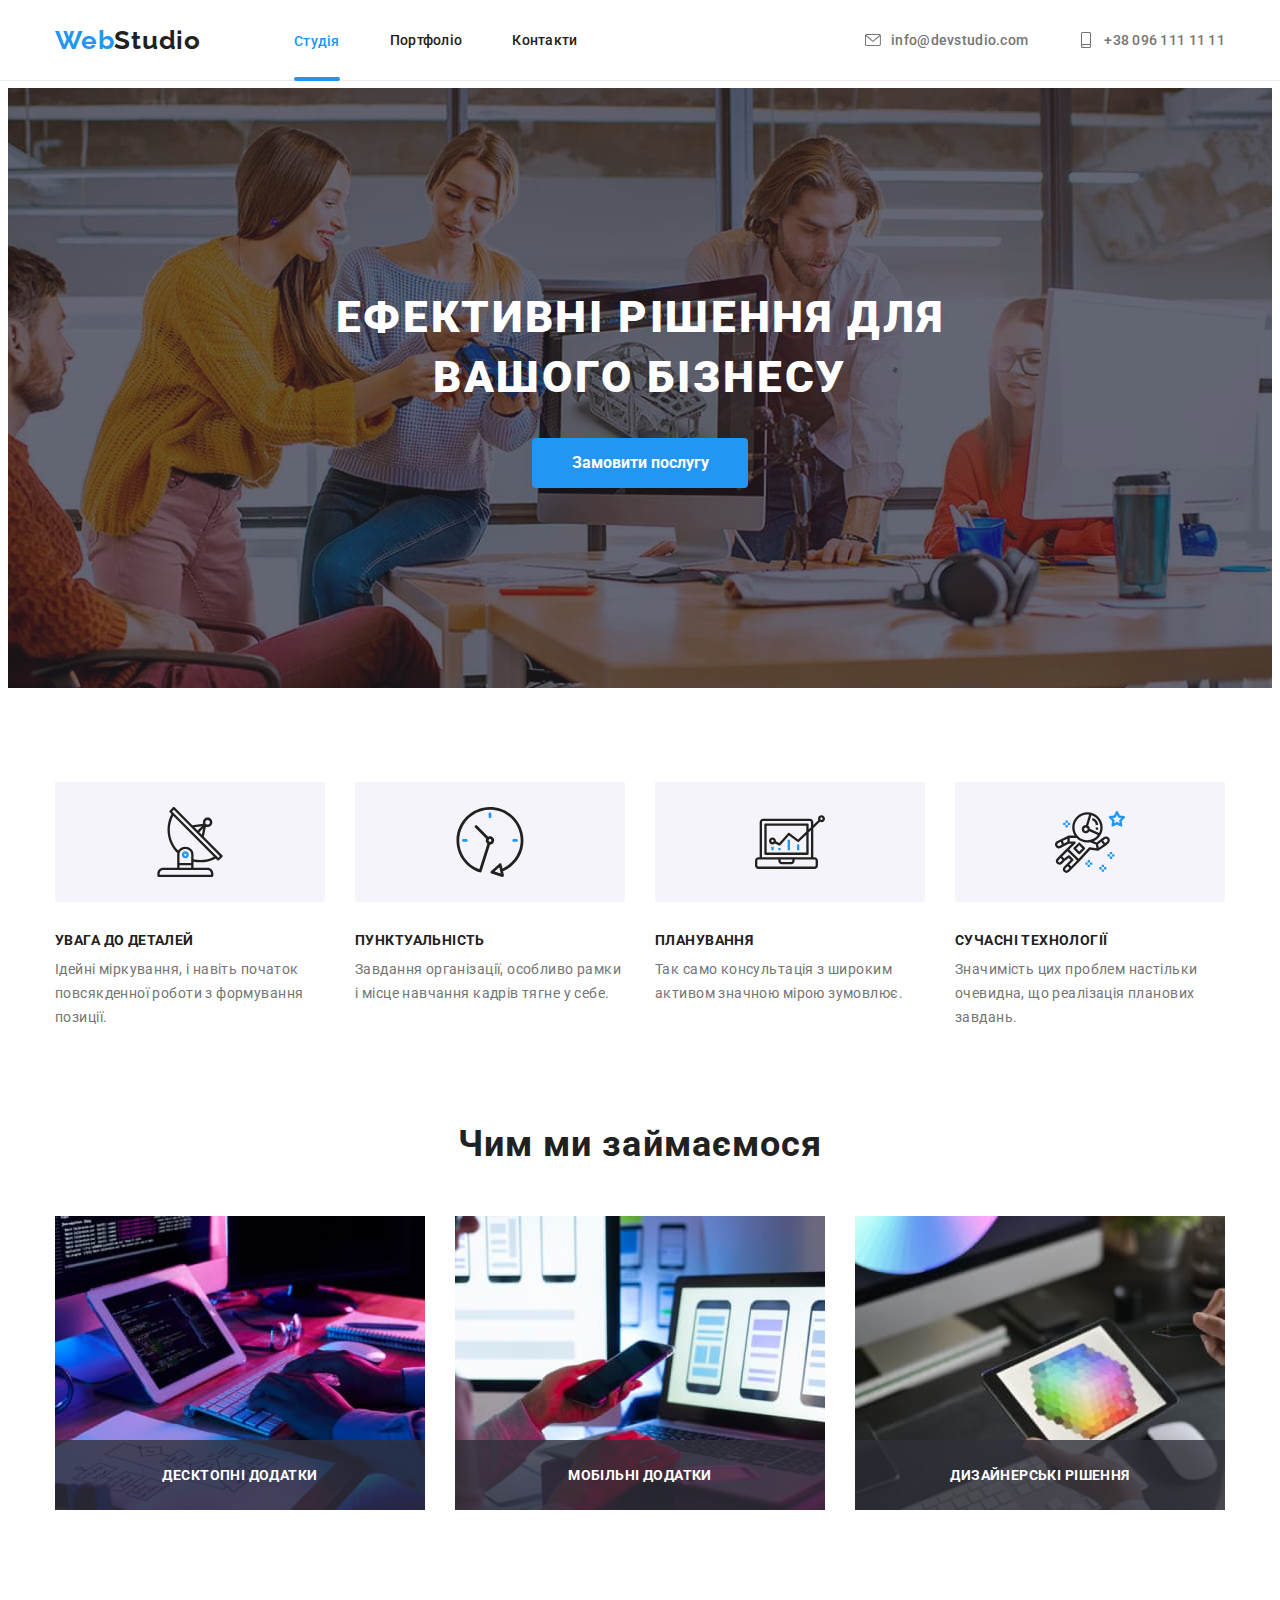
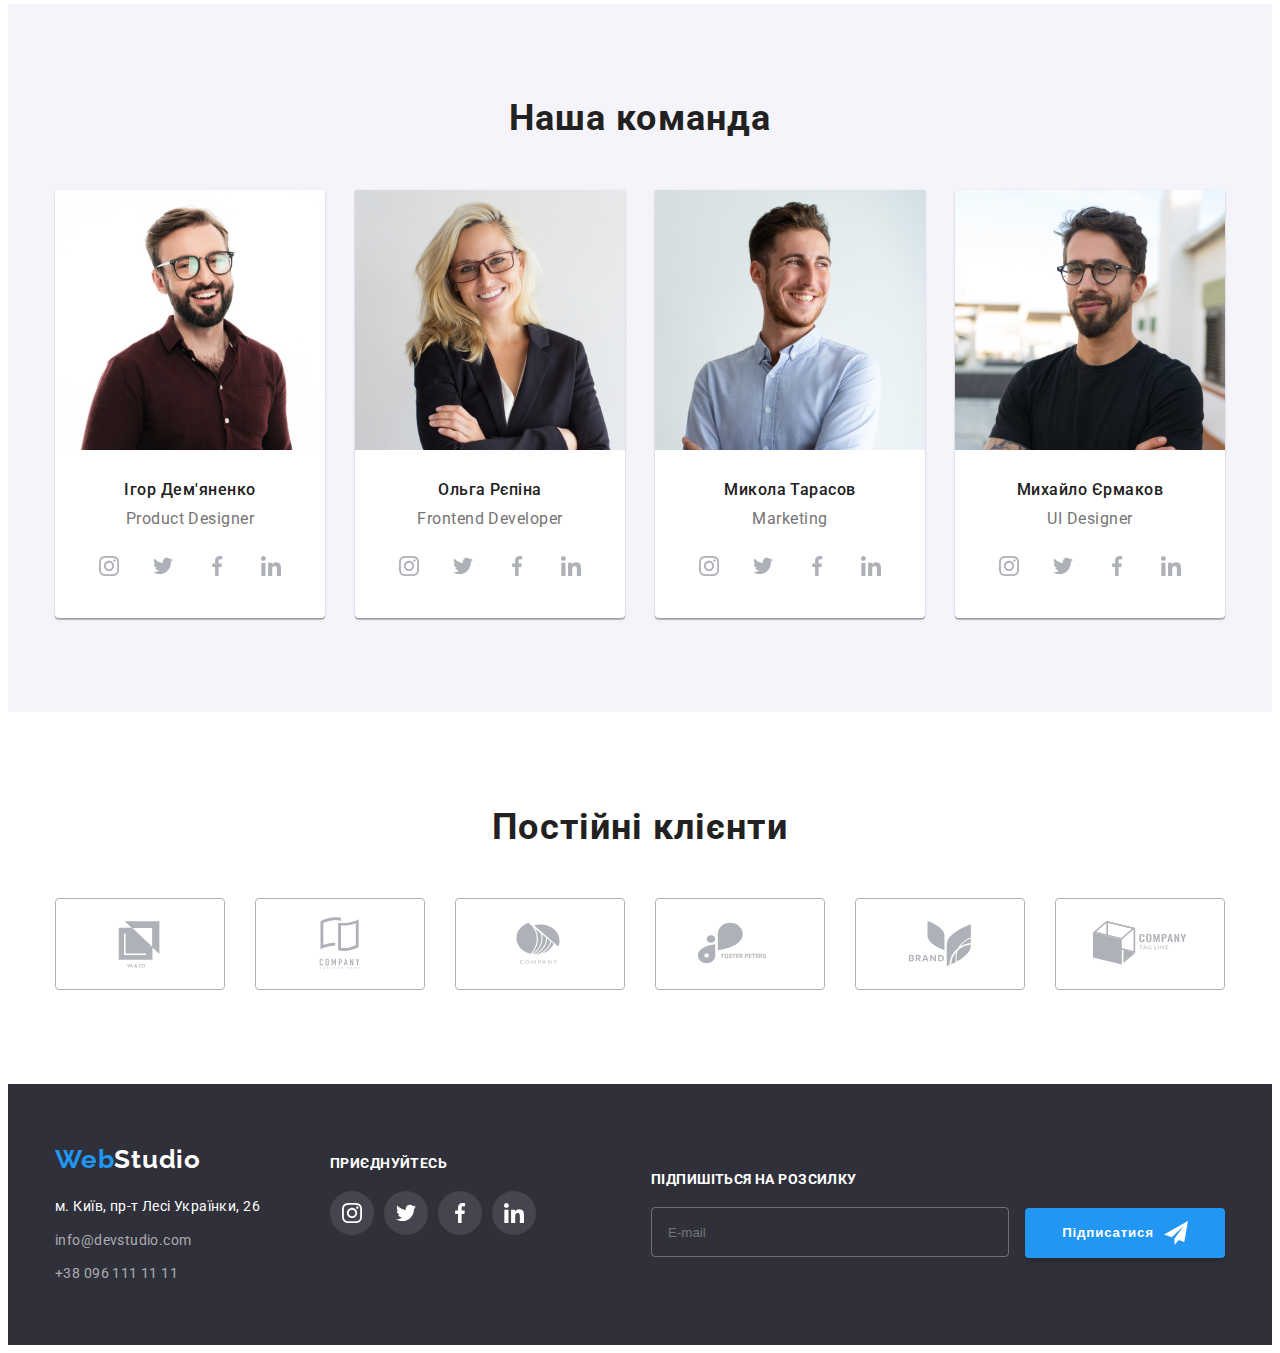
<file: index.html>
<!DOCTYPE html>
<html lang="uk">
  <head>
    <meta charset="UTF-8" />
    <meta http-equiv="X-UA-Compatible" content="IE=edge" />
    <meta name="viewport" content="width=device-width, initial-scale=1.0" />
    <title>Document</title>
    <link rel="preconnect" href="https://fonts.googleapis.com" />
    <link rel="preconnect" href="https://fonts.gstatic.com" crossorigin />
    <link
      href="https://fonts.googleapis.com/css2?family=Raleway:wght@700&family=Roboto:wght@400;500;700;900&display=swap"
      rel="stylesheet"
    />
    <link
      rel="stylesheet"
      href="https://cdnjs.cloudflare.com/ajax/libs/modern-normalize/1.1.0/modern-normalize.min.css"
      integrity="sha512-wpPYUAdjBVSE4KJnH1VR1HeZfpl1ub8YT/NKx4PuQ5NmX2tKuGu6U/JRp5y+Y8XG2tV+wKQpNHVUX03MfMFn9Q=="
      crossorigin="anonymous"
      referrerpolicy="no-referrer"
    />
    <link
      rel="stylesheet"
      href="https://cdnjs.cloudflare.com/ajax/libs/animate.css/4.1.1/animate.min.css"
    />
    <link rel="stylesheet" href="./css/main.min.css" />
  </head>

  <body class="body">
    <!-- ---------- header --------- -->
    <header class="header">
      <div class="container container__header">
        <nav class="container__header header__navigation">
          <a class="logo" href="#">Web<samp class="studio">Studio</samp></a>

          <div>
            <ul class="header-nav list">
              <li class="header-nav__item">
                <a class="header-nav__link header-collor" href="#">Студія</a>
              </li>
              <li class="header-nav__item">
                <a class="header-nav__link" href="./portfolio.html"
                  >Портфоліо</a
                >
              </li>
              <li class="header-nav__item">
                <a class="header-nav__link" href="#">Контакти</a>
              </li>
            </ul>
          </div>
        </nav>
        <ul class="header-contact list">
          <li class="header-contact__item">
            <a class="header-contact__link" href="mailto:info@devstudio.com"
              ><svg class="header-contact__icon" width="16" height="12">
                <use href="images/icons.svg#icon-envelope-hover-1"></use>
              </svg>
              info@devstudio.com</a
            >
          </li>
          <li class="header-contact__item">
            <a
              class="header-contact__link"
              href="tel:+38 096 111 11 11"
              width="10"
              height="16"
            >
              <svg class="header-contact__icon">
                <use href="images/icons.svg#icon-smartphone-1"></use>
              </svg>
              +38 096 111 11 11</a
            >
          </li>
        </ul>
      </div>
    </header>
    <main>
      <!-- ---------hero--------- -->
      <section class="hero">
        <div class="container hero__conteiner">
          <h1 class="hero__title">
            Ефективні рішення для <br />
            вашого бізнесу
          </h1>
          <button class="hero__button" type="button" data-modal-open>
            Замовити послугу
          </button>
        </div>
      </section>
      <!--------- section ---------->
      <section class="section">
        <div class="container section__conteiner">
          <h2 class="hidden">Особливості</h2>
          <ul class="section__list list section-container">
            <li class="section__item">
              <div class="section__wrap">
                <svg class="section__icon" width="70" height="70">
                  <use href="./images/icons.svg#icon-antenna-1"></use>
                </svg>
              </div>
              <h3 class="section__title">УВАГА ДО ДЕТАЛЕЙ</h3>
              <p class="section__text">
                Ідейні міркування, і навіть початок повсякденної роботи з
                формування позиції.
              </p>
            </li>
            <li class="section__item">
              <div class="section__wrap">
                <svg class="section__icon" width="70" height="70">
                  <use href="./images/icons.svg#icon-clock-1"></use>
                </svg>
              </div>
              <h3 class="section__title">ПУНКТУАЛЬНІСТЬ</h3>
              <p class="section__text">
                Завдання організації, особливо рамки і місце навчання кадрів
                тягне у себе.
              </p>
            </li>
            <li class="section__item">
              <div class="section__wrap">
                <svg class="section__icon" width="70" height="70">
                  <use href="./images/icons.svg#icon-diagram-1"></use>
                </svg>
              </div>
              <h3 class="section__title">ПЛАНУВАННЯ</h3>
              <p class="section__text">
                Так само консультація з широким активом значною мірою зумовлює.
              </p>
            </li>
            <li class="section__item">
              <div class="section__wrap">
                <svg class="section__icon" width="70" height="70">
                  <use href="./images/icons.svg#icon-astronaut-1"></use>
                </svg>
              </div>
              <h3 class="section__title">СУЧАСНІ ТЕХНОЛОГІЇ</h3>
              <p class="section__text">
                Значимість цих проблем настільки очевидна, що реалізація
                планових завдань.
              </p>
            </li>
          </ul>
        </div>
      </section>
      <!-- ------- section-features ------ -->
      <section class="section features">
        <div class="container features__conteiner">
          <h2 class="features__title">Чим ми займаємося</h2>
          <ul class="features__list list">
            <li class="features__item">
              <img src="./images/img.jpg" alt="роб.пк" width="370" />
              <p class="features__text">Десктопні додатки</p>
            </li>
            <li class="features__item">
              <img src="./images/1.jpg" alt="роб.смартфон" width="370" />
              <p class="features__text">Мобільні додатки</p>
            </li>
            <li class="features__item">
              <img src="./images/img(1)(2).jpg" alt="роб.планшет" width="370" />
              <p class="features__text">Дизайнерські рішення</p>
            </li>
          </ul>
        </div>
      </section>
      <!-- ---------- team ----------- -->
      <section class="team team-section">
        <div class="container">
          <h2 class="team-title">Наша команда</h2>
          <ul class="team-items team-container list">
            <li class="item">
              <img
                class="item-img"
                src="./images/img(4).jpg"
                alt="Product Designer"
                width="370"
              />
              <h3 class="team-name">Ігор Дем'яненко</h3>
              <p class="team-text">Product Designer</p>
              <ul class="our-team">
                <li class="our-team-item list">
                  <a class="our-team-link" href="#">
                    <svg class="team-soc-icon" width="20" height="20">
                      <use href="./images/icons.svg#icon-instagram-1"></use>
                    </svg>
                  </a>
                </li>
                <li class="our-team-item list">
                  <a class="our-team-link" href="#">
                    <svg class="team-soc-icon" width="20" height="20">
                      <use href="./images/icons.svg#icon-twitter-1"></use>
                    </svg>
                  </a>
                </li>
                <li class="our-team-item list">
                  <a class="our-team-link" href="#">
                    <svg class="team-soc-icon" width="20" height="20">
                      <use href="./images/icons.svg#icon-facebook-1"></use>
                    </svg>
                  </a>
                </li>
                <li class="our-team-item list">
                  <a class="our-team-link" href="#">
                    <svg class="team-soc-icon" width="20" height="20">
                      <use href="./images/icons.svg#icon-linkedin-1"></use>
                    </svg>
                  </a>
                </li>
              </ul>
            </li>
            <li class="item">
              <img
                class="item-img"
                src="./images/img(1).jpg"
                alt="Frontend Developer"
                width="370"
              />
              <h3 class="team-name">Ольга Рєпіна</h3>
              <p class="team-text">Frontend Developer</p>
              <ul class="our-team">
                <li class="our-team-item list">
                  <a class="our-team-link" href="#">
                    <svg class="team-soc-icon" width="20" height="20">
                      <use href="./images/icons.svg#icon-instagram-1"></use>
                    </svg>
                  </a>
                </li>
                <li class="our-team-item list">
                  <a class="our-team-link" href="#">
                    <svg class="team-soc-icon" width="20" height="20">
                      <use href="./images/icons.svg#icon-twitter-1"></use>
                    </svg>
                  </a>
                </li>
                <li class="our-team-item list">
                  <a class="our-team-link" href="#">
                    <svg class="team-soc-icon" width="20" height="20">
                      <use href="./images/icons.svg#icon-facebook-1"></use>
                    </svg>
                  </a>
                </li>
                <li class="our-team-item list">
                  <a class="our-team-link" href="#">
                    <svg class="team-soc-icon" width="20" height="20">
                      <use href="./images/icons.svg#icon-linkedin-1"></use>
                    </svg>
                  </a>
                </li>
              </ul>
            </li>
            <li class="item">
              <img
                class="item-img"
                src="./images/img(2).jpg"
                alt="Marketing"
                width="370"
              />
              <h3 class="team-name">Микола Тарасов</h3>
              <p class="team-text">Marketing</p>
              <ul class="our-team">
                <li class="our-team-item list">
                  <a class="our-team-link" href="#">
                    <svg class="team-soc-icon" width="20" height="20">
                      <use href="./images/icons.svg#icon-instagram-1"></use>
                    </svg>
                  </a>
                </li>
                <li class="our-team-item list">
                  <a class="our-team-link" href="#">
                    <svg class="team-soc-icon" width="20" height="20">
                      <use href="./images/icons.svg#icon-twitter-1"></use>
                    </svg>
                  </a>
                </li>
                <li class="our-team-item list">
                  <a class="our-team-link" href="#">
                    <svg class="team-soc-icon" width="20" height="20">
                      <use href="./images/icons.svg#icon-facebook-1"></use>
                    </svg>
                  </a>
                </li>
                <li class="our-team-item list">
                  <a class="our-team-link" href="#">
                    <svg class="team-soc-icon" width="20" height="20">
                      <use href="./images/icons.svg#icon-linkedin-1"></use>
                    </svg>
                  </a>
                </li>
              </ul>
            </li>
            <li class="item">
              <img
                class="item-img"
                src="./images/img(3).jpg"
                alt="UI Designer"
                width="370"
              />
              <h3 class="team-name">Михайло Єрмаков</h3>
              <p class="team-text">UI Designer</p>
              <ul class="our-team">
                <li class="our-team-item list">
                  <a class="our-team-link" href="#">
                    <svg class="team-soc-icon" width="20" height="20">
                      <use href="./images/icons.svg#icon-instagram-1"></use>
                    </svg>
                  </a>
                </li>
                <li class="our-team-item list">
                  <a class="our-team-link" href="#">
                    <svg class="team-soc-icon" width="20" height="20">
                      <use href="./images/icons.svg#icon-twitter-1"></use>
                    </svg>
                  </a>
                </li>
                <li class="our-team-item list">
                  <a class="our-team-link" href="#">
                    <svg class="team-soc-icon" width="20" height="20">
                      <use href="./images/icons.svg#icon-facebook-1"></use>
                    </svg>
                  </a>
                </li>
                <li class="our-team-item list">
                  <a class="our-team-link" href="#">
                    <svg class="team-soc-icon" width="20" height="20">
                      <use href="./images/icons.svg#icon-linkedin-1"></use>
                    </svg>
                  </a>
                </li>
              </ul>
            </li>
          </ul>
        </div>
      </section>
      <!-- ------------regular-customer -------- -->
      <section class="regular-customer">
        <div class="container">
          <h2 class="regular-title">Постійні клієнти</h2>
          <ul class="regular-list">
            <li class="regular-item list">
              <a class="regular-icon" href="">
                <svg class="regular-logo-icon" width="106" height="60">
                  <use href="./images/icons.svg#icon-Logo-1"></use>
                </svg>
              </a>
            </li>
            <li class="regular-item list">
              <a class="regular-icon" href="">
                <svg class="regular-logo-icon" width="106" height="60">
                  <use href="./images/icons.svg#icon-Logo-2"></use>
                </svg>
              </a>
            </li>
            <li class="regular-item list">
              <a class="regular-icon" href="">
                <svg class="regular-logo-icon" width="106" height="60">
                  <use href="./images/icons.svg#icon-Logo-3"></use>
                </svg>
              </a>
            </li>
            <li class="regular-item list">
              <a class="regular-icon" href="">
                <svg class="regular-logo-icon" width="106" height="60">
                  <use href="./images/icons.svg#icon-logo-4"></use>
                </svg>
              </a>
            </li>
            <li class="regular-item list">
              <a class="regular-icon" href="">
                <svg class="regular-logo-icon" width="106" height="60">
                  <use href="./images/icons.svg#icon-Logo-5"></use>
                </svg>
              </a>
            </li>
            <li class="regular-item list">
              <a class="regular-icon" href="">
                <svg class="regular-logo-icon" width="106" height="60">
                  <use href="./images/icons.svg#icon-Logo-6"></use>
                </svg>
              </a>
            </li>
          </ul>
        </div>
      </section>
    </main>
    <!-- ------------ footer --------- -->
    <footer class="footer">
      <div class="container footer-container">
        <div>
          <a class="logo" href="#">Web<samp class="studio">Studio</samp></a>

          <address class="footer-address">
            <ul class="footer-list list">
              <li class="footer-contact">
                <a
                  class="address"
                  href="https://goo.gl/maps/WaP3mJWQVCiZamQi9"
                  target="_blank"
                  rel="noopener noreferrer"
                  >м. Київ, пр-т Лесі Українки, 26</a
                >
              </li>
              <li class="footer-contact">
                <a class="contact" href="mailto:info@devstudio.com"
                  >info@devstudio.com</a
                >
              </li>
              <li class="footer-contact">
                <a class="contact" href="tel:+380961111111"
                  >+38 096 111 11 11</a
                >
              </li>
            </ul>
          </address>
        </div>
        <div class="footer-wrap">
          <p class="footer-title">приєднуйтесь</p>
          <ul class="footer-list-icon">
            <li class="footer-item list">
              <a class="icon-footer" href="">
                <svg class="footer-soc-icon" width="20" height="20">
                  <use href="./images/icons.svg#icon-instagram-1"></use>
                </svg>
              </a>
            </li>
            <li class="footer-item list">
              <a class="icon-footer" href="">
                <svg class="footer-soc-icon" width="20" height="20">
                  <use href="./images/icons.svg#icon-twitter-1"></use>
                </svg>
              </a>
            </li>
            <li class="footer-item list">
              <a class="icon-footer" href="">
                <svg class="footer-soc-icon" width="20" height="20">
                  <use href="./images/icons.svg#icon-facebook-1"></use>
                </svg>
              </a>
            </li>
            <li class="footer-item list">
              <a class="icon-footer" href="">
                <svg class="footer-soc-icon" width="20" height="20">
                  <use href="./images/icons.svg#icon-linkedin-1"></use>
                </svg>
              </a>
            </li>
          </ul>
        </div>
        <div class="footer-link">
          <p class="footer-link-text">Підпишіться на розсилку</p>
          <form>
            <input
              type="email"
              name="uzer-mail"
              class="footer-input"
              id="user-email"
              placeholder="E-mail"
              required
            />
            <button type="submit" class="footer-button">
              Підписатися
              <svg class="footer-button-icon" widht="24" height="24">
                <use href="./images/icons.svg#icon-icon-send-1"></use>
              </svg>
            </button>
          </form>
        </div>
      </div>
    </footer>
    <!-- --------------------------------------------- -->
    <div class="backdrop is-hidden" data-modal>
      <div class="modal">
        <button type="button" class="hero-icon" data-modal-close>
          <svg class="hero-close-icon" width="18" height="18">
            <use href="./images/icons.svg#icon-close-black-18dp-2-1-1"></use>
          </svg>
        </button>
        <p class="modal-title">Залиште свої дані, ми вам передзвонимо</p>
        <form class="modal-form">
          <label for="user-name" class="imput-label">Ім'я</label>
          <div class="input-wraper">
            <input
              type="text"
              name="user-name"
              class="modal-input"
              id="uzer-name"
              required
            />
            <svg class="modal-icon" width="18" height="18">
              <use href="./images/icons.svg#icon-person-black-18dp-1-1"></use>
            </svg>
          </div>
          <label for="user-tel" class="imput-label">Телефон</label>
          <div class="input-wraper">
            <input
              type="tel"
              name="user-tel"
              class="modal-input"
              id="uzer-tel"
              required
            />
            <svg class="modal-icon" width="18" height="18">
              <use href="./images/icons.svg#icon-phone-black-18dp-1-1"></use>
            </svg>
          </div>
          <label for="user-email" class="imput-label">Пошта</label>
          <div class="input-wraper">
            <input
              type="email"
              name="user-email"
              class="modal-input"
              id="uzer-email"
              required
            />
            <svg class="modal-icon" width="18" height="18">
              <use href="./images/icons.svg#icon-email-black-18dp-1-1"></use>
            </svg>
          </div>
          <label for="uzer-text" class="imput-label">Коментар</label>
          <textarea
            name="uzer-text"
            id="uzer-text"
            placeholder="Введіть текст"
            class="modal-comment"
          ></textarea>

          <div class="input-field">
            <input
              type="checkbox"
              name="policy"
              class="modal-check hidden"
              id="policy"
              required
            />
            <label for="policy" class="check-text">
              <span class="check">
                <svg class="check-icon" width="16" height="15">
                  <use href="./images/icons.svg#icon-Vector-1"></use>
                </svg> </span
              >Погоджуюся з розсилкою та приймаю
              <a href="" class="input-collor">Умови договору</a></label
            >
          </div>
          <button type="submit" class="button-modal">Відправити</button>
        </form>
      </div>
    </div>
    <script src="./js/modal.js"></script>
  </body>
</html>
</file>
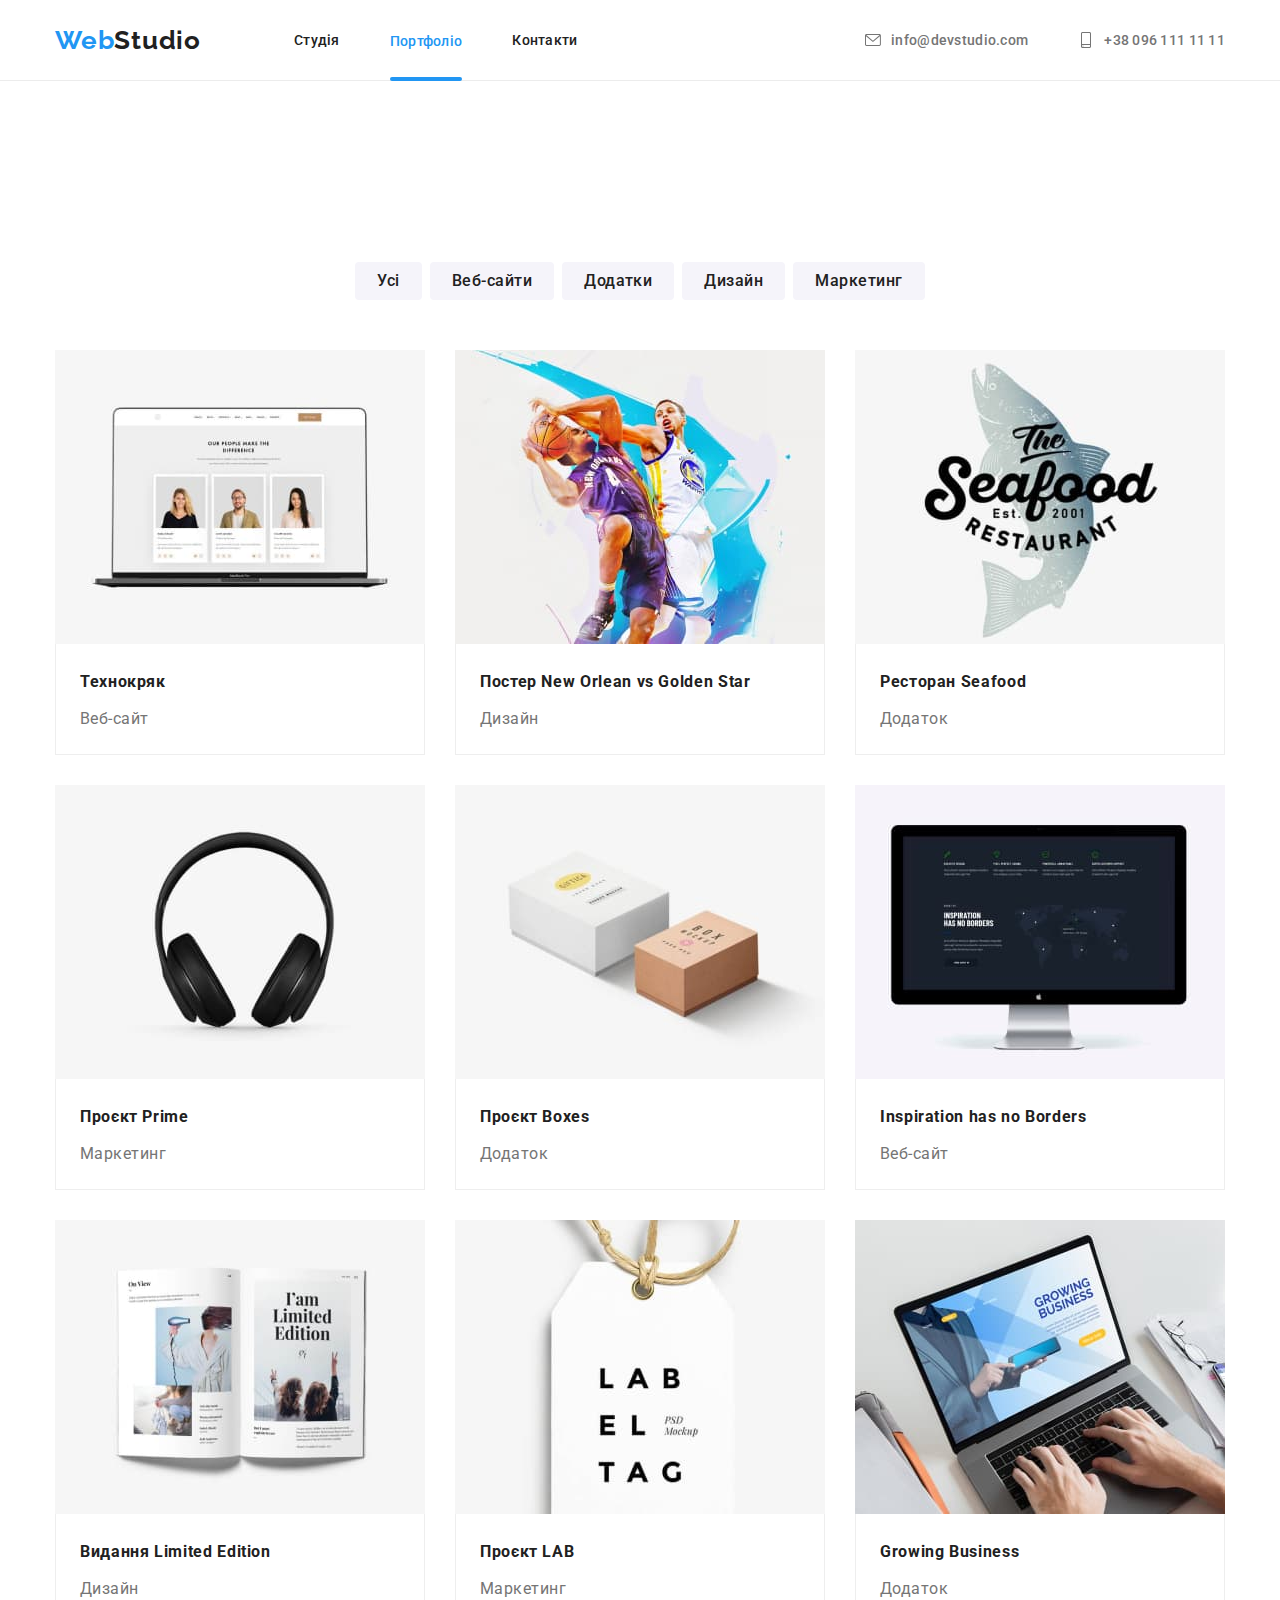
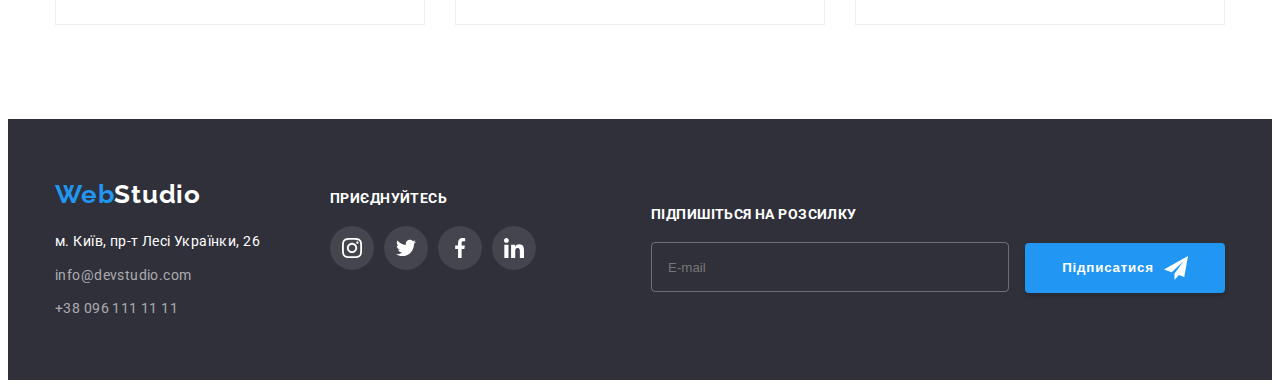
<file: portfolio.html>
<!DOCTYPE html>
<html lang="uk">
  <head>
    <meta charset="UTF-8" />
    <meta http-equiv="X-UA-Compatible" content="IE=edge" />
    <meta name="viewport" content="width=device-width, initial-scale=1.0" />
    <title>Document</title>
    <link rel="preconnect" href="https://fonts.googleapis.com" />
    <link rel="preconnect" href="https://fonts.gstatic.com" crossorigin />
    <link
      href="https://fonts.googleapis.com/css2?family=Raleway:wght@700&family=Roboto:wght@400;500;700;900&display=swap"
      rel="stylesheet"
    />
    <link
      rel="stylesheet"
      href="https://cdnjs.cloudflare.com/ajax/libs/modern-normalize/1.1.0/modern-normalize.min.css"
      integrity="sha512-wpPYUAdjBVSE4KJnH1VR1HeZfpl1ub8YT/NKx4PuQ5NmX2tKuGu6U/JRp5y+Y8XG2tV+wKQpNHVUX03MfMFn9Q=="
      crossorigin="anonymous"
      referrerpolicy="no-referrer"
    />
    <link rel="stylesheet" href="./css/main.min.css" />
  </head>

  <body>
    <!-- ---------- hedaer --------- -->
    <header class="header">
      <div class="container container-header">
        <nav class="container-header navigation">
          <a class="logo" href="#">Web<samp class="studio">Studio</samp></a>

          <div>
            <ul class="header-nav list">
              <li><a class="header-nav-link" href="./index.html">Студія</a></li>
              <li>
                <a class="header-nav-link header-collor" href="#">Портфоліо</a>
              </li>
              <li><a class="header-nav-link" href="#">Контакти</a></li>
            </ul>
          </div>
        </nav>
        <ul class="header-contacts-list list">
          <li>
            <a class="contact" href="mailto:info@devstudio.com"
              ><svg class="icon-contact" width="16" height="12">
                <use href="images/icons.svg#icon-envelope-hover-1"></use>
              </svg>
              info@devstudio.com</a
            >
          </li>
          <li>
            <a
              class="contact"
              href="tel:+38 096 111 11 11"
              width="10"
              height="16"
            >
              <svg class="icon-contact">
                <use href="images/icons.svg#icon-smartphone-1"></use>
              </svg>
              +38 096 111 11 11</a
            >
          </li>
        </ul>
      </div>
    </header>
    <main>
      <!-- --------- portfolio --------- -->
      <section class="portfolio section-portfolio">
        <div class="container">
          <h1 class="hidden">portfolio</h1>
          <ul class="portfolio-items list">
            <li><button class="portfolio-button" type="button">Усі</button></li>
            <li>
              <button class="portfolio-button" type="button">Веб-сайти</button>
            </li>
            <li>
              <button class="portfolio-button" type="button">Додатки</button>
            </li>
            <li>
              <button class="portfolio-button" type="button">Дизайн</button>
            </li>
            <li>
              <button class="portfolio-button" type="button">Маркетинг</button>
            </li>
          </ul>
          <ul class="portfolio-list list">
            <li class="features">
              <a class="portfolio-imeges" href="#">
                <div class="portfolio-top-wrap">
                  <img src="./images/img 1.jpg" alt="Веб-сайт" width="370" />
                  <p class="portfolio-top-text">
                    Ресурс пропонує комплексні пропозиції з різним рівнем
                    функціоналу та сервісів. Все це дозволить відвідувачу
                    отримати вичерпні відомості про компанію чи приватну особу.
                  </p>
                </div>
                <div class="features-list">
                  <h2 class="title">Технокряк</h2>
                  <p class="text">Веб-сайт</p>
                </div>
              </a>
            </li>
            <li class="features">
              <a class="portfolio-imeges" href="#">
                <div class="portfolio-top-wrap">
                  <img
                    src="./images/img 2.jpg"
                    alt="Постер New Orlean vs Golden Star"
                    width="370"
                  />
                  <p class="portfolio-top-text">
                    Ресурс пропонує комплексні пропозиції з різним рівнем
                    функціоналу та сервісів. Все це дозволить відвідувачу
                    отримати вичерпні відомості про компанію чи приватну особу.
                  </p>
                </div>
                <div class="features-list">
                  <h2 class="title">Постер New Orlean vs Golden Star</h2>
                  <p class="text">Дизайн</p>
                </div>
              </a>
            </li>
            <li class="features">
              <a class="portfolio-imeges" href="#">
                <div class="portfolio-top-wrap">
                  <img
                    src="./images/img 3.jpg"
                    alt="Ресторан Seafood"
                    width="370"
                  />
                  <p class="portfolio-top-text">
                    Ресурс пропонує комплексні пропозиції з різним рівнем
                    функціоналу та сервісів. Все це дозволить відвідувачу
                    отримати вичерпні відомості про компанію чи приватну особу.
                  </p>
                </div>
                <div class="features-list">
                  <h2 class="title">Ресторан Seafood</h2>
                  <p class="text">Додаток</p>
                </div>
              </a>
            </li>
            <li class="features">
              <a class="portfolio-imeges" href="#">
                <div class="portfolio-top-wrap">
                  <img
                    src="./images/img 4.jpg"
                    alt="Проєкт Prime"
                    width="370"
                  />
                  <p class="portfolio-top-text">
                    Ресурс пропонує комплексні пропозиції з різним рівнем
                    функціоналу та сервісів. Все це дозволить відвідувачу
                    отримати вичерпні відомості про компанію чи приватну особу.
                  </p>
                </div>
                <div class="features-list">
                  <h2 class="title">Проєкт Prime</h2>
                  <p class="text">Маркетинг</p>
                </div>
              </a>
            </li>
            <li class="features">
              <a class="portfolio-imeges" href="#">
                <div class="portfolio-top-wrap">
                  <img
                    src="./images/img 5.jpg"
                    alt="Проєкт Boxes"
                    width="370"
                  />
                  <p class="portfolio-top-text">
                    Ресурс пропонує комплексні пропозиції з різним рівнем
                    функціоналу та сервісів. Все це дозволить відвідувачу
                    отримати вичерпні відомості про компанію чи приватну особу.
                  </p>
                </div>
                <div class="features-list">
                  <h2 class="title">Проєкт Boxes</h2>
                  <p class="text">Додаток</p>
                </div>
              </a>
            </li>
            <li class="features">
              <a class="portfolio-imeges" href="#">
                <div class="portfolio-top-wrap">
                  <img src="./images/img 6.jpg" alt="Inspiration" width="370" />
                  <p class="portfolio-top-text">
                    Ресурс пропонує комплексні пропозиції з різним рівнем
                    функціоналу та сервісів. Все це дозволить відвідувачу
                    отримати вичерпні відомості про компанію чи приватну особу.
                  </p>
                </div>
                <div class="features-list">
                  <h2 class="title">Inspiration has no Borders</h2>
                  <p class="text">Веб-сайт</p>
                </div>
              </a>
            </li>
            <li class="features">
              <a class="portfolio-imeges" href="#">
                <div class="portfolio-top-wrap">
                  <img
                    src="./images/img 7.jpg"
                    alt="Limited Edition"
                    width="370"
                  />
                  <p class="portfolio-top-text">
                    Ресурс пропонує комплексні пропозиції з різним рівнем
                    функціоналу та сервісів. Все це дозволить відвідувачу
                    отримати вичерпні відомості про компанію чи приватну особу.
                  </p>
                </div>
                <div class="features-list">
                  <h2 class="title">Видання Limited Edition</h2>
                  <p class="text">Дизайн</p>
                </div>
              </a>
            </li>
            <li class="features">
              <a class="portfolio-imeges" href="#">
                <div class="portfolio-top-wrap">
                  <img src="./images/img 8.jpg" alt="Проєкт LAB" width="370" />
                  <p class="portfolio-top-text">
                    Ресурс пропонує комплексні пропозиції з різним рівнем
                    функціоналу та сервісів. Все це дозволить відвідувачу
                    отримати вичерпні відомості про компанію чи приватну особу.
                  </p>
                </div>
                <div class="features-list">
                  <h2 class="title">Проєкт LAB</h2>
                  <p class="text">Маркетинг</p>
                </div>
              </a>
            </li>
            <li class="features">
              <a class="portfolio-imeges" href="#">
                <div class="portfolio-top-wrap">
                  <img
                    src="./images/img 9.jpg"
                    alt="Growing Business"
                    width="370"
                  />
                  <p class="portfolio-top-text">
                    Ресурс пропонує комплексні пропозиції з різним рівнем
                    функціоналу та сервісів. Все це дозволить відвідувачу
                    отримати вичерпні відомості про компанію чи приватну особу.
                  </p>
                </div>
                <div class="features-list">
                  <h2 class="title">Growing Business</h2>
                  <p class="text">Додаток</p>
                </div>
              </a>
            </li>
          </ul>
        </div>
      </section>
    </main>
    <!-- ------ footer ---------->
    <footer class="footer">
      <div class="container footer-container">
        <div>
          <a class="logo" href="#">Web<samp class="studio">Studio</samp></a>

          <address class="footer-address">
            <ul class="footer-list list">
              <li class="footer-contact">
                <a
                  class="address"
                  href="https://goo.gl/maps/WaP3mJWQVCiZamQi9"
                  target="_blank"
                  rel="noopener noreferrer"
                  >м. Київ, пр-т Лесі Українки, 26</a
                >
              </li>
              <li class="footer-contact">
                <a class="contact" href="mailto:info@devstudio.com"
                  >info@devstudio.com</a
                >
              </li>
              <li class="footer-contact">
                <a class="contact" href="tel:+380961111111"
                  >+38 096 111 11 11</a
                >
              </li>
            </ul>
          </address>
        </div>
        <div class="footer-wrap">
          <h2 class="footer-title">приєднуйтесь</h2>
          <ul class="footer-list-icon">
            <li class="footer-item list">
              <a class="icon-footer" href="">
                <svg class="footer-soc-icon" width="20" height="20">
                  <use href="./images/icons.svg#icon-instagram-1"></use>
                </svg>
              </a>
            </li>
            <li class="footer-item list">
              <a class="icon-footer" href="">
                <svg class="footer-soc-icon" width="20" height="20">
                  <use href="./images/icons.svg#icon-twitter-1"></use>
                </svg>
              </a>
            </li>
            <li class="footer-item list">
              <a class="icon-footer" href="">
                <svg class="footer-soc-icon" width="20" height="20">
                  <use href="./images/icons.svg#icon-facebook-1"></use>
                </svg>
              </a>
            </li>
            <li class="footer-item list">
              <a class="icon-footer" href="">
                <svg class="footer-soc-icon" width="20" height="20">
                  <use href="./images/icons.svg#icon-linkedin-1"></use>
                </svg>
              </a>
            </li>
          </ul>
        </div>
        <div class="footer-link">
          <p class="footer-link-text">Підпишіться на розсилку</p>
          <form>
            <input
              type="email"
              name="uzer-mail"
              class="footer-input"
              id="user-email"
              placeholder="E-mail"
              required
            />
            <button type="submit" class="footer-button">
              Підписатися
              <svg class="footer-button-icon" widht="24" height="24">
                <use href="./images/icons.svg#icon-icon-send-1"></use>
              </svg>
            </button>
          </form>
        </div>
      </div>
    </footer>
  </body>
</html>
</file>
<file: css/main.min.css>
:root{--primaru-text-collor: #212121;--titel-text-collor: #ffffff;--accent-collor: #2196f3;--contact-color: #757575;--overlay-collor: #2f303a;--dutton-color: #f5f4fa;--background-collorr: #f5f5f5;--contacts-collor: #ffffff99;--border-collor: #ececec;--border-text-collor: #eeeeee;--icon-collor: #afb1b8}body{font-family:"Roboto",sans-serif;color:var(--primaru-text-collor);padding-top:80px}.header a{text-decoration:none}.list{list-style:none}*{box-sizing:border-box}h1,h2,h3,h4,h5,h6,p{margin:0}ul{margin:0;padding:0}img{display:block}.container{width:1200px;padding-left:15px;padding-right:15px;margin:0 auto}.hidden{position:absolute;width:1px;height:1px;margin:-1px;border:0;padding:0;clip:rect(0 0 0 0);overflow:hidden}.backdrop{position:fixed;top:0;width:100%;height:100%;background-color:rgba(0,0,0,.2);transition:opacity 250ms cubic-bezier(0.4, 0, 0.2, 1),visibility 250ms cubic-bezier(0.4, 0, 0.2, 1)}.modal{width:528px;min-height:581px;background-color:var(--titel-text-collor);position:absolute;border-radius:4px;box-shadow:0px 1px 3px rgba(0,0,0,.12),0px 1px 1px rgba(0,0,0,.14),0px 2px 1px rgba(0,0,0,.2);top:50%;left:50%;transform:translate(-50%, -50%) scale(1);transition:transform 250ms cubic-bezier(0.4, 0, 0.2, 1);padding:40px}.backdrop.is-hidden .modal{transform:translate(-50%, -50%) scale(0)}.hero-icon{position:absolute;top:8px;right:8px;width:30px;height:30px;background-color:var(--titel-text-collor);border:1px solid rgba(0,0,0,.1);border-radius:50%;display:flex;align-items:center;justify-content:center;cursor:pointer}.hero-close-icon{transition:fill 250ms cubic-bezier(0.4, 0, 0.2, 1)}.hero-icon:hover .hero-close-icon{fill:var(--accent-collor)}.hero-icon:focus .hero-close-icon{fill:var(--accent-collor)}.is-hidden{opacity:0;visibility:hidden;pointer-events:none}.modal-title{font-style:normal;font-weight:700;font-size:20px;line-height:23px;text-align:center;letter-spacing:.03em;color:var(--primaru-text-collor);margin-bottom:12px}.imput-label{display:block;font-weight:400;font-size:12px;letter-spacing:.01em;color:var(--contact-color);margin-bottom:4px;margin-top:10px}.input-wraper{position:relative}.modal-input{width:100%;height:40px;border:1px solid rgba(33,33,33,.2);border-radius:4px;padding-left:42px;outline:rgba(0,0,0,0);transition:border-color 250ms cubic-bezier(0.4, 0, 0.2, 1)}.modal-input:focus{border-color:var(--accent-collor)}.modal-icon{position:absolute;left:12px;top:50%;transform:translateY(-50%);transition:fill 250ms cubic-bezier(0.4, 0, 0.2, 1)}.modal-input:focus+.modal-icon{fill:var(--accent-collor)}.modal-comment{width:100%;height:120px;padding:12px 16px;border:1px solid rgba(33,33,33,.2);border-radius:4px;resize:none;outline:rgba(0,0,0,0);transition:border-color 250ms cubic-bezier(0.4, 0, 0.2, 1)}.modal-comment::-moz-placeholder{font-weight:400;font-size:12px;line-height:14px;letter-spacing:.01em;color:rgba(117,117,117,.5)}.modal-comment:-ms-input-placeholder{font-weight:400;font-size:12px;line-height:14px;letter-spacing:.01em;color:rgba(117,117,117,.5)}.modal-comment::placeholder{font-weight:400;font-size:12px;line-height:14px;letter-spacing:.01em;color:rgba(117,117,117,.5)}.modal-comment:focus{border-color:var(--accent-collor)}.input-field{margin-top:20px;display:flex;justify-content:center}.check-text{font-weight:400;font-size:14px;line-height:24px;letter-spacing:.03em;color:var(--contact-color);display:flex;align-items:center;cursor:pointer}.check-text .check{width:16px;height:15px;border:2px solid var(--primaru-text-collor);border-radius:2px;margin-right:7px;display:flex;align-items:center;justify-content:center;fill:rgba(0,0,0,0)}.modal-check:checked+.check-text .check{background-color:var(--accent-collor);border:none;fill:var(--titel-text-collor)}.modal-check:focus+.check-text .check{border-color:var(--accent-collor)}.modal-check:hover+.check-text .check{border-color:var(--accent-collor)}.input-collor{display:inline-block;color:var(--accent-collor);margin-left:5px}.button-modal{font-weight:700;line-height:30px;letter-spacing:.06em;padding:10px 52px;border-radius:4px;border:rgba(0,0,0,0);color:var(--titel-text-collor);background-color:var(--accent-collor);box-shadow:0px 4px 4px rgba(0,0,0,.15);cursor:pointer;display:block;margin:30px auto 0}.container__header{display:flex;align-items:center}.header{border-bottom:1px solid var(--border-collor);position:fixed;width:100%;top:0;left:0;background-color:var(--titel-text-collor);z-index:1}.header__navigation{margin-right:auto}.header .logo{margin-right:93px}.logo,.studio{font-family:"Raleway";font-weight:700;font-size:26px;line-height:1.192;letter-spacing:.03em;color:var(--accent-collor)}.header .studio{color:var(--primaru-text-collor)}.header-nav{color:var(--titel-text-collor);display:flex;align-items:center;-moz-column-gap:50px;column-gap:50px}.header-nav__link{color:var(--primaru-text-collor);font-weight:500;font-size:14px;line-height:1.142;letter-spacing:.02em;padding-top:32px;padding-bottom:32px;display:block;transition:color 250ms cubic-bezier(0.4, 0, 0.2, 1);position:relative}.header-nav__link:hover,.header-nav__link:focus{color:var(--accent-collor)}.header-collor{color:var(--accent-collor);padding-bottom:30px}.header-collor::after{display:block;content:"";width:100%;height:4px;background-color:var(--accent-collor);border-radius:2px;position:absolute;bottom:-2px}.header-contact{display:flex;align-items:center;-moz-column-gap:50px;column-gap:50px}.header .header-contact__link{color:var(--contact-color);list-style:none;font-weight:500;font-size:14px;line-height:1.142;letter-spacing:.02em;padding-top:32px;padding-bottom:32px;display:flex;align-items:center;transition:color 250ms cubic-bezier(0.4, 0, 0.2, 1)}.header-contact__link .header-contact__icon{width:16px;height:16px;margin-right:10px;transition:fill 250ms cubic-bezier(0.4, 0, 0.2, 1)}.header-contact__link:hover,.header-contact__link:focus{color:var(--accent-collor)}.header-contact__icon{fill:var(--contact-color)}.header-contact__link:hover .header-contact__icon{fill:var(--accent-collor)}.header-contact__link:focus .header-contact__icon{fill:var(--accent-collor)}.hero{background:var(--overlay-collor);padding-top:200px;padding-bottom:200px;max-width:1600px;margin-left:auto;margin-right:auto;background-image:linear-gradient(to right, rgba(47, 48, 58, 0.4), rgba(47, 48, 58, 0.4)),url("../images/0000 (1).jpg");background-repeat:no-repeat;background-position:center;background-size:cover}.hero__title{font-weight:900;font-size:44px;line-height:1.363;text-align:center;letter-spacing:.06em;text-transform:uppercase;color:var(--titel-text-collor);margin-bottom:30px}.hero__button{font-family:inherit;font-weight:700;font-size:16px;line-height:1.875;border-radius:4px;cursor:pointer;background-color:var(--accent-collor);color:var(--titel-text-collor);display:block;margin:0 auto;min-width:216px;height:50px;border:rgba(0,0,0,0);padding:10px 32px;transition:box-shadow 250ms cubic-bezier(0.4, 0, 0.2, 1)}.hero__button:hover,.hero__button:focus{box-shadow:0px 4px 4px rgba(0,0,0,.15)}.section{padding-top:94px;padding-bottom:94px}.section-container{display:flex;-moz-column-gap:30px;column-gap:30px}.section__wrap{background-color:var(--dutton-color);display:flex;height:120px;align-items:center;justify-content:center}.section__title{font-weight:700;font-size:14px;line-height:1.142;letter-spacing:.03em;text-transform:uppercase;color:var(--primaru-text-collor);margin-bottom:10px;margin-top:30px}.section__text{font-weight:400;font-size:14px;line-height:1.714;letter-spacing:.03em;color:var(--contact-color);max-width:270px}.features{padding-top:0px}.features__title{font-weight:700;font-size:36px;line-height:1.166;letter-spacing:.03em;color:var(--primaru-text-collor);margin-bottom:50px;text-align:center}.features__list{display:flex;gap:30px}.features__item{position:relative}.features__text{position:absolute;bottom:0;font-style:normal;font-weight:700;font-size:14px;line-height:16px;text-align:center;letter-spacing:.03em;text-transform:uppercase;color:var(--titel-text-collor);background-color:rgba(47,48,58,.8);padding-top:27px;padding-bottom:27px;display:flex;width:100%;justify-content:center}.team a{text-decoration:none}.team-section{background:var(--dutton-color);padding-top:94px;padding-bottom:94px}.team-container{display:flex;gap:30px}.team-title{color:var(--primaru-text-collor);font-weight:700;font-size:36px;line-height:1.166;letter-spacing:.03em;margin-bottom:50px;text-align:center}.item{background-color:var(--titel-text-collor);padding-bottom:30px;box-shadow:0px 1px 3px rgba(0,0,0,.12),0px 1px 1px rgba(0,0,0,.14),0px 2px 1px rgba(0,0,0,.2);border-radius:0px 0px 4px 4px}.team-name{font-weight:500;font-size:16px;line-height:1.187;text-align:center;letter-spacing:.03em;color:var(--primaru-text-collor);margin-bottom:10px}.item-img{width:270px;height:260px;margin-bottom:30px}.team-text{font-weight:400;font-size:16px;line-height:1.187;text-align:center;letter-spacing:.03em;color:var(--contact-color);margin-bottom:16px}.our-team{display:flex;justify-content:center;gap:10px}.our-team-item{width:44px;height:44px}.our-team-link{width:100%;height:100%;border-radius:50%;display:flex;align-items:center;justify-content:center;transition:background-color 250ms cubic-bezier(0.4, 0, 0.2, 1)}.our-team-link:hover,.our-team-link:focus{background-color:var(--accent-collor)}.team-soc-icon{fill:var(--icon-collor);transition:fill 250ms cubic-bezier(0.4, 0, 0.2, 1)}.our-team-link:focus .team-soc-icon{fill:var(--titel-text-collor)}.our-team-link:hover .team-soc-icon{fill:var(--titel-text-collor)}.regular-customer{padding-top:94px;padding-bottom:94px}.regular-title{font-weight:700;font-size:36px;line-height:42px;text-align:center;letter-spacing:.03em;color:var(--primaru-text-collor);margin-bottom:50px}.regular-list{display:flex;justify-content:center;gap:30px}.regular-item{width:170px;height:92px}.regular-icon{width:100%;height:100%;display:flex;align-items:center;justify-content:center;border:1px solid;border-radius:4px;border-color:var(--icon-collor);transition:border-color 250ms cubic-bezier(0.4, 0, 0.2, 1)}.regular-icon:hover,.regular-icon:focus{border-color:var(--accent-collor)}.regular-logo-icon{fill:var(--icon-collor);transition:fill 250ms linear}.regular-icon:hover .regular-logo-icon{fill:var(--accent-collor)}.regular-icon:focus .regular-logo-icon{fill:var(--accent-collor)}.footer a{text-decoration:none}.footer{background:var(--overlay-collor);padding-top:60px;padding-bottom:60px}.footer-container{display:flex;align-items:baseline}.footer .logo,.studio{font-weight:700;font-size:26px;line-height:1.192;letter-spacing:.03em;color:var(--accent-collor)}.footer .studio{color:var(--titel-text-collor)}.footer-contact:not(:last-child){margin-bottom:9px}.address{font-style:normal;font-weight:400;font-size:14px;line-height:1.714;letter-spacing:.03em;color:var(--titel-text-collor)}.footer .contact{font-style:normal;font-weight:400;font-size:14px;line-height:24px;letter-spacing:.03em;color:var(--contacts-collor);transition:color 250ms cubic-bezier(0.4, 0, 0.2, 1)}.footer .contact:hover,.footer .contact:focus{color:var(--accent-collor)}.footer .logo{margin-bottom:20px;display:block}.footer-wrap{margin-left:70px}.footer-list-icon{display:flex;gap:10px}.footer-title{font-style:normal;font-weight:700;font-size:14px;line-height:16px;letter-spacing:.03em;text-transform:uppercase;color:var(--titel-text-collor);margin-bottom:20px}.footer-item{width:44px;height:44px}.icon-footer{width:100%;height:100%;background-color:rgba(255,255,255,.1);border-radius:50%;display:flex;align-items:center;justify-content:center;transition:background-color 250ms cubic-bezier(0.4, 0, 0.2, 1)}.icon-footer:hover,.icon-footer:focus{background-color:var(--accent-collor)}.footer-soc-icon{fill:var(--titel-text-collor)}.footer-link{display:block;margin-left:auto;align-self:center}.footer-link-text{font-style:normal;font-weight:700;font-size:14px;line-height:16px;letter-spacing:.03em;text-transform:uppercase;color:var(--titel-text-collor);margin-bottom:20px}.footer-input{width:358px;height:50px;background-color:rgba(0,0,0,0);border:1px solid rgba(255,255,255,.3);border-radius:4px;padding:15px 16px}.footer-button{display:inline-flex;font-weight:700;line-height:30px;letter-spacing:.06em;color:var(--titel-text-collor);cursor:pointer;width:200px;height:50px;background:#2196f3;box-shadow:0px 4px 4px rgba(0,0,0,.15);border-radius:4px;border:rgba(0,0,0,0);margin-left:12px;align-items:center;justify-content:center}.footer-button-icon{fill:var(--titel-text-collor);margin-left:10px;width:24px;height:24px}.container-header{display:flex;align-items:center}.header{border-bottom:1px solid var(--border-collor);position:fixed;width:100%;top:0;left:0;background-color:var(--titel-text-collor);z-index:1}.navigation{margin-right:auto}.header .logo{margin-right:93px}.logo,.studio{font-family:"Raleway";font-weight:700;font-size:26px;line-height:1.192;letter-spacing:.03em;color:var(--accent-collor)}.header .studio{color:var(--primaru-text-collor)}.header-nav{color:var(--titel-text-collor);display:flex;align-items:center;-moz-column-gap:50px;column-gap:50px}.header-nav-link{color:var(--primaru-text-collor);font-weight:500;font-size:14px;line-height:1.142;letter-spacing:.02em;padding-top:32px;padding-bottom:32px;display:block;transition:color 250ms cubic-bezier(0.4, 0, 0.2, 1);position:relative}.header-nav-link:hover,.header-nav-link:focus{color:var(--accent-collor)}.header-collor{color:var(--accent-collor);padding-bottom:30px}.header-collor::after{display:block;content:"";width:100%;height:4px;background-color:var(--accent-collor);border-radius:2px;position:absolute;bottom:-2px}.header-contacts-list{display:flex;align-items:center;-moz-column-gap:50px;column-gap:50px}.header .contact{color:var(--contact-color);list-style:none;font-weight:500;font-size:14px;line-height:1.142;letter-spacing:.02em;padding-top:32px;padding-bottom:32px;display:flex;align-items:center;transition:color 250ms cubic-bezier(0.4, 0, 0.2, 1)}.contact .icon-contact{width:16px;height:16px;margin-right:10px;transition:fill 250ms cubic-bezier(0.4, 0, 0.2, 1)}.contact:hover,.contact:focus{color:var(--accent-collor)}.icon-contact{fill:var(--contact-color)}.contact:hover .icon-contact{fill:var(--accent-collor)}.contact:focus .icon-contact{fill:var(--accent-collor)}.portfolio a{text-decoration:none}.section-portfolio{padding-top:174px;padding-bottom:94px}.portfolio-items{margin-bottom:50px;display:flex;gap:8px;justify-content:center}.portfolio-button{font-family:inherit;font-weight:500;font-size:16px;line-height:1.625;letter-spacing:.03em;cursor:pointer;border-radius:4px;color:var(--primaru-text-collor);background:var(--dutton-color);border:rgba(0,0,0,0);padding:6px 22px;transition:color 250ms cubic-bezier(0.4, 0, 0.2, 1),background-color 250ms cubic-bezier(0.4, 0, 0.2, 1),box-shadow 250ms cubic-bezier(0.4, 0, 0.2, 1)}.portfolio-button:hover,.portfolio-button:focus{color:var(--titel-text-collor);background-color:var(--accent-collor);box-shadow:0px 3px 1px rgba(0,0,0,.1),0px 1px 2px rgba(0,0,0,.08),0px 2px 2px rgba(0,0,0,.12)}.portfolio-list{flex-wrap:wrap;display:flex;gap:30px}.portfolio-top-wrap{position:relative;overflow:hidden}.portfolio-top-text{position:absolute;top:0;font-weight:400;font-size:18px;line-height:28px;letter-spacing:.03em;color:var(--titel-text-collor);background-color:rgba(33,150,243,.9);padding:63px 24px;height:100%;transform:translateY(100%);transition:transform 250ms cubic-bezier(0.4, 0, 0.2, 1)}.portfolio-imeges:hover .portfolio-top-text{transform:translateY(0)}.portfolio-imeges:focus .portfolio-top-text{transform:translateY(0)}.portfolio-imeges{display:block;transition:box-shadow 250ms cubic-bezier(0.4, 0, 0.2, 1)}.portfolio-imeges:hover,.portfolio-imeges:focus{box-shadow:0px 1px 1px rgba(0,0,0,.12),0px 4px 4px rgba(0,0,0,.06),1px 4px 6px rgba(0,0,0,.16)}.features-list{padding:20px 24px;background:var(--titel-text-collor);border:1px solid var(--border-text-collor);max-width:370px;border-top:none}.portfolio .title{font-weight:700;font-size:16px;line-height:2.25;letter-spacing:.04em;color:var(--primaru-text-collor);margin-bottom:4px}.portfolio .text{font-weight:400;font-size:16px;line-height:1.875;letter-spacing:.03em;color:var(--contact-color)}.footer a{text-decoration:none}.footer{background:var(--overlay-collor);padding-top:60px;padding-bottom:60px}.footer-container{display:flex;align-items:baseline}.footer .logo,.studio{font-weight:700;font-size:26px;line-height:1.192;letter-spacing:.03em;color:var(--accent-collor)}.footer .studio{color:var(--titel-text-collor)}.footer-contact:not(:last-child){margin-bottom:9px}.address{font-style:normal;font-weight:400;font-size:14px;line-height:1.714;letter-spacing:.03em;color:var(--titel-text-collor)}.footer .contact{font-style:normal;font-weight:400;font-size:14px;line-height:24px;letter-spacing:.03em;color:var(--contacts-collor);transition:color 250ms cubic-bezier(0.4, 0, 0.2, 1)}.footer .contact:hover,.footer .contact:focus{color:var(--accent-collor)}.footer .logo{margin-bottom:20px;display:block}.footer-wrap{margin-left:70px}.footer-list-icon{display:flex;gap:10px}.footer-title{font-style:normal;font-weight:700;font-size:14px;line-height:16px;letter-spacing:.03em;text-transform:uppercase;color:var(--titel-text-collor);margin-bottom:20px}.footer-item{width:44px;height:44px}.icon-footer{width:100%;height:100%;background-color:rgba(255,255,255,.1);border-radius:50%;display:flex;align-items:center;justify-content:center;transition:background-color 250ms cubic-bezier(0.4, 0, 0.2, 1)}.icon-footer:hover,.icon-footer:focus{background-color:var(--accent-collor)}.footer-soc-icon{fill:var(--titel-text-collor)}.footer-link{display:block;margin-left:auto;align-self:center}.footer-link-text{font-style:normal;font-weight:700;font-size:14px;line-height:16px;letter-spacing:.03em;text-transform:uppercase;color:var(--titel-text-collor);margin-bottom:20px}.footer-input{width:358px;height:50px;background-color:rgba(0,0,0,0);border:1px solid rgba(255,255,255,.3);border-radius:4px;padding:15px 16px}.footer-button{display:inline-flex;font-weight:700;line-height:30px;letter-spacing:.06em;color:var(--titel-text-collor);cursor:pointer;width:200px;height:50px;background:#2196f3;box-shadow:0px 4px 4px rgba(0,0,0,.15);border-radius:4px;border:rgba(0,0,0,0);margin-left:12px;align-items:center;justify-content:center}.footer-button-icon{fill:var(--titel-text-collor);margin-left:10px;width:24px;height:24px}/*# sourceMappingURL=main.min.css.map */
</file>
